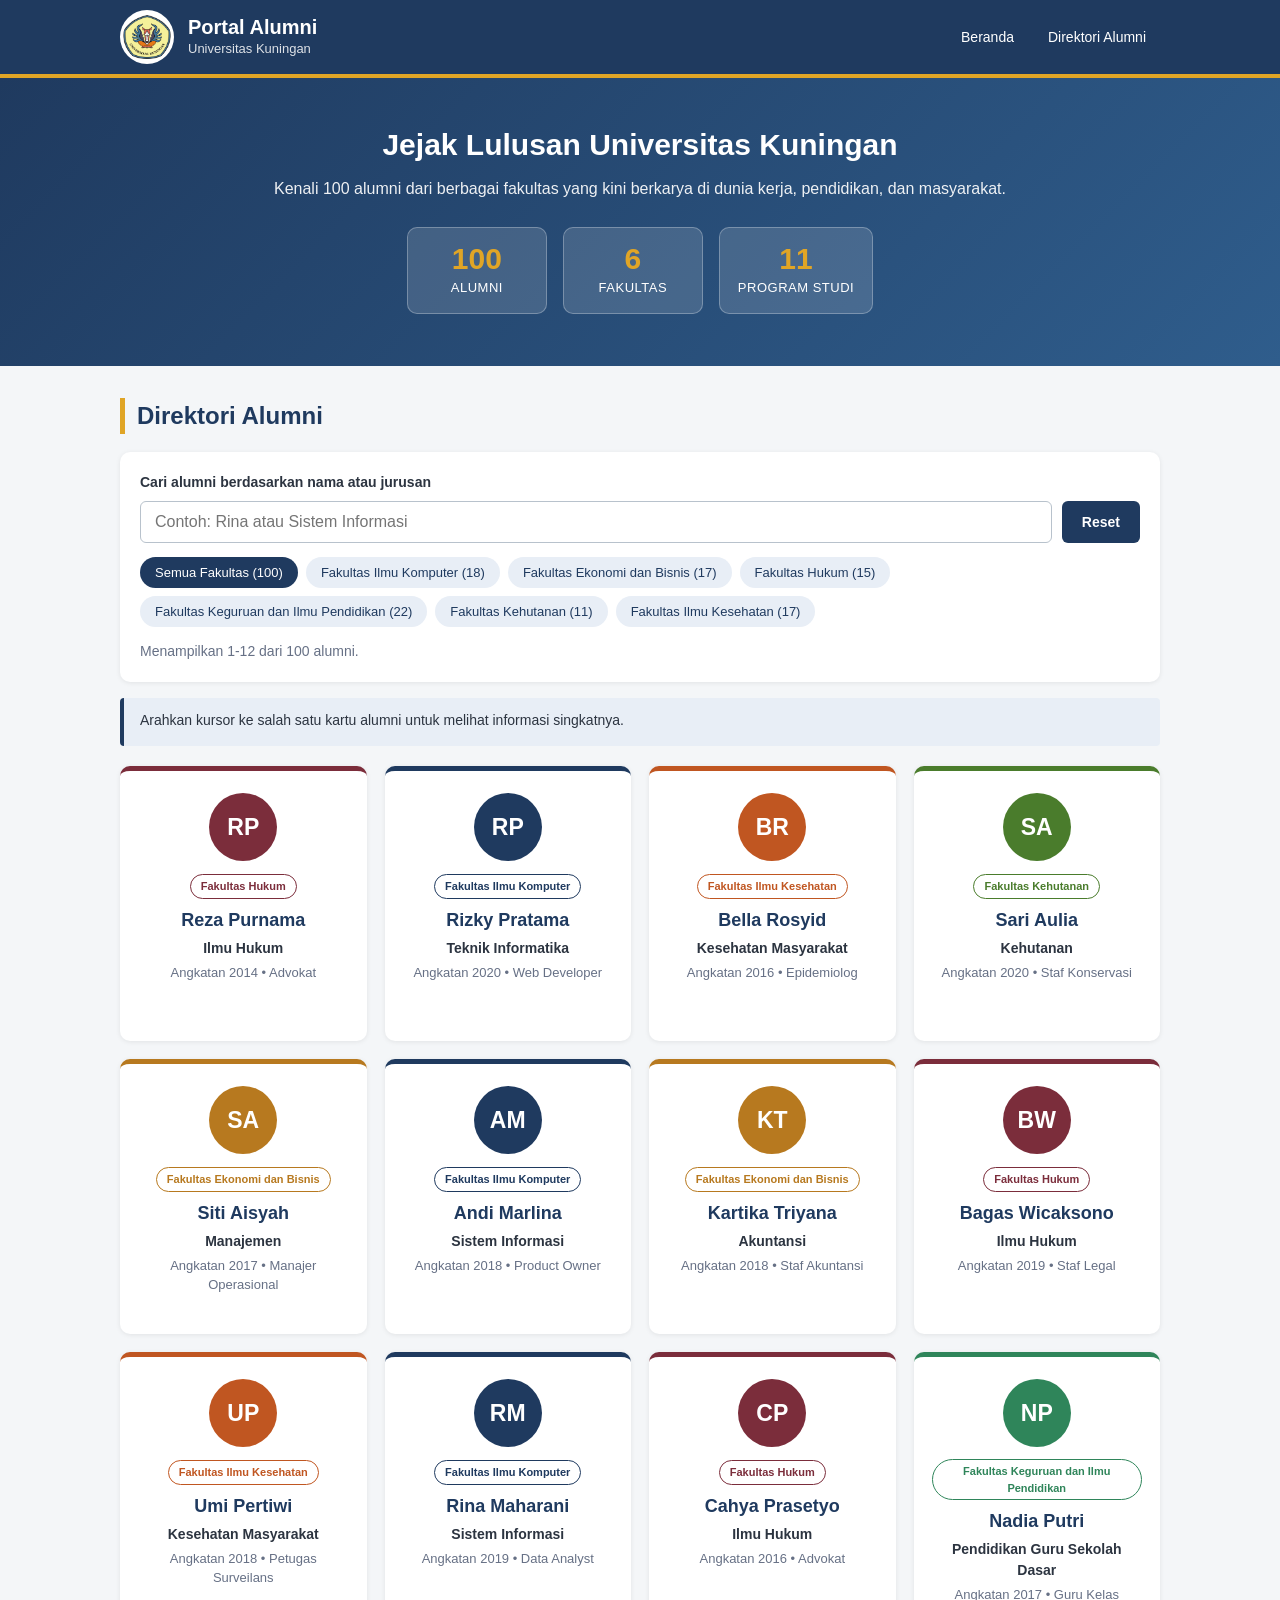
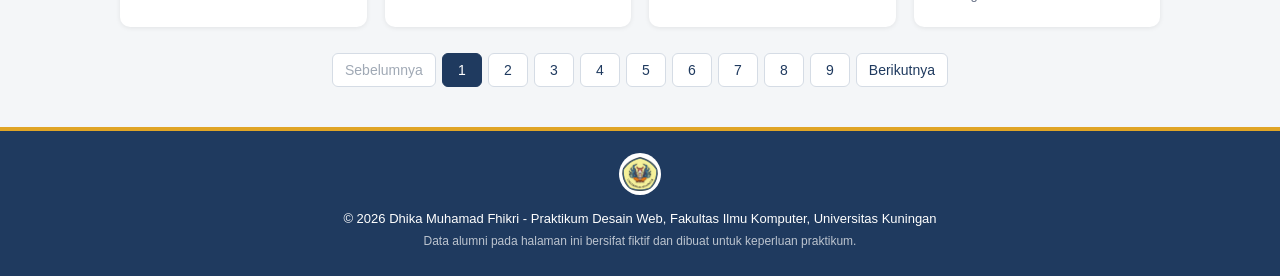
<file: index.html>
<!DOCTYPE html>
<html lang="id">
<head>
    <meta charset="UTF-8">
    <meta name="viewport" content="width=device-width, initial-scale=1.0">
    <title>Portal Alumni - Universitas Kuningan</title>
    <link rel="icon" type="image/png" href="gambar/logo_uniku.png">
    <!-- Mengalihkan otomatis ke halaman web alumni -->
    <meta http-equiv="refresh" content="0; url=Tugas_04.html">
    <link rel="canonical" href="Tugas_04.html">
</head>
<body>
    <p>Mengalihkan ke Portal Alumni... Jika tidak berpindah otomatis, <a href="Tugas_04.html">klik di sini</a>.</p>
</body>
</html>
</file>
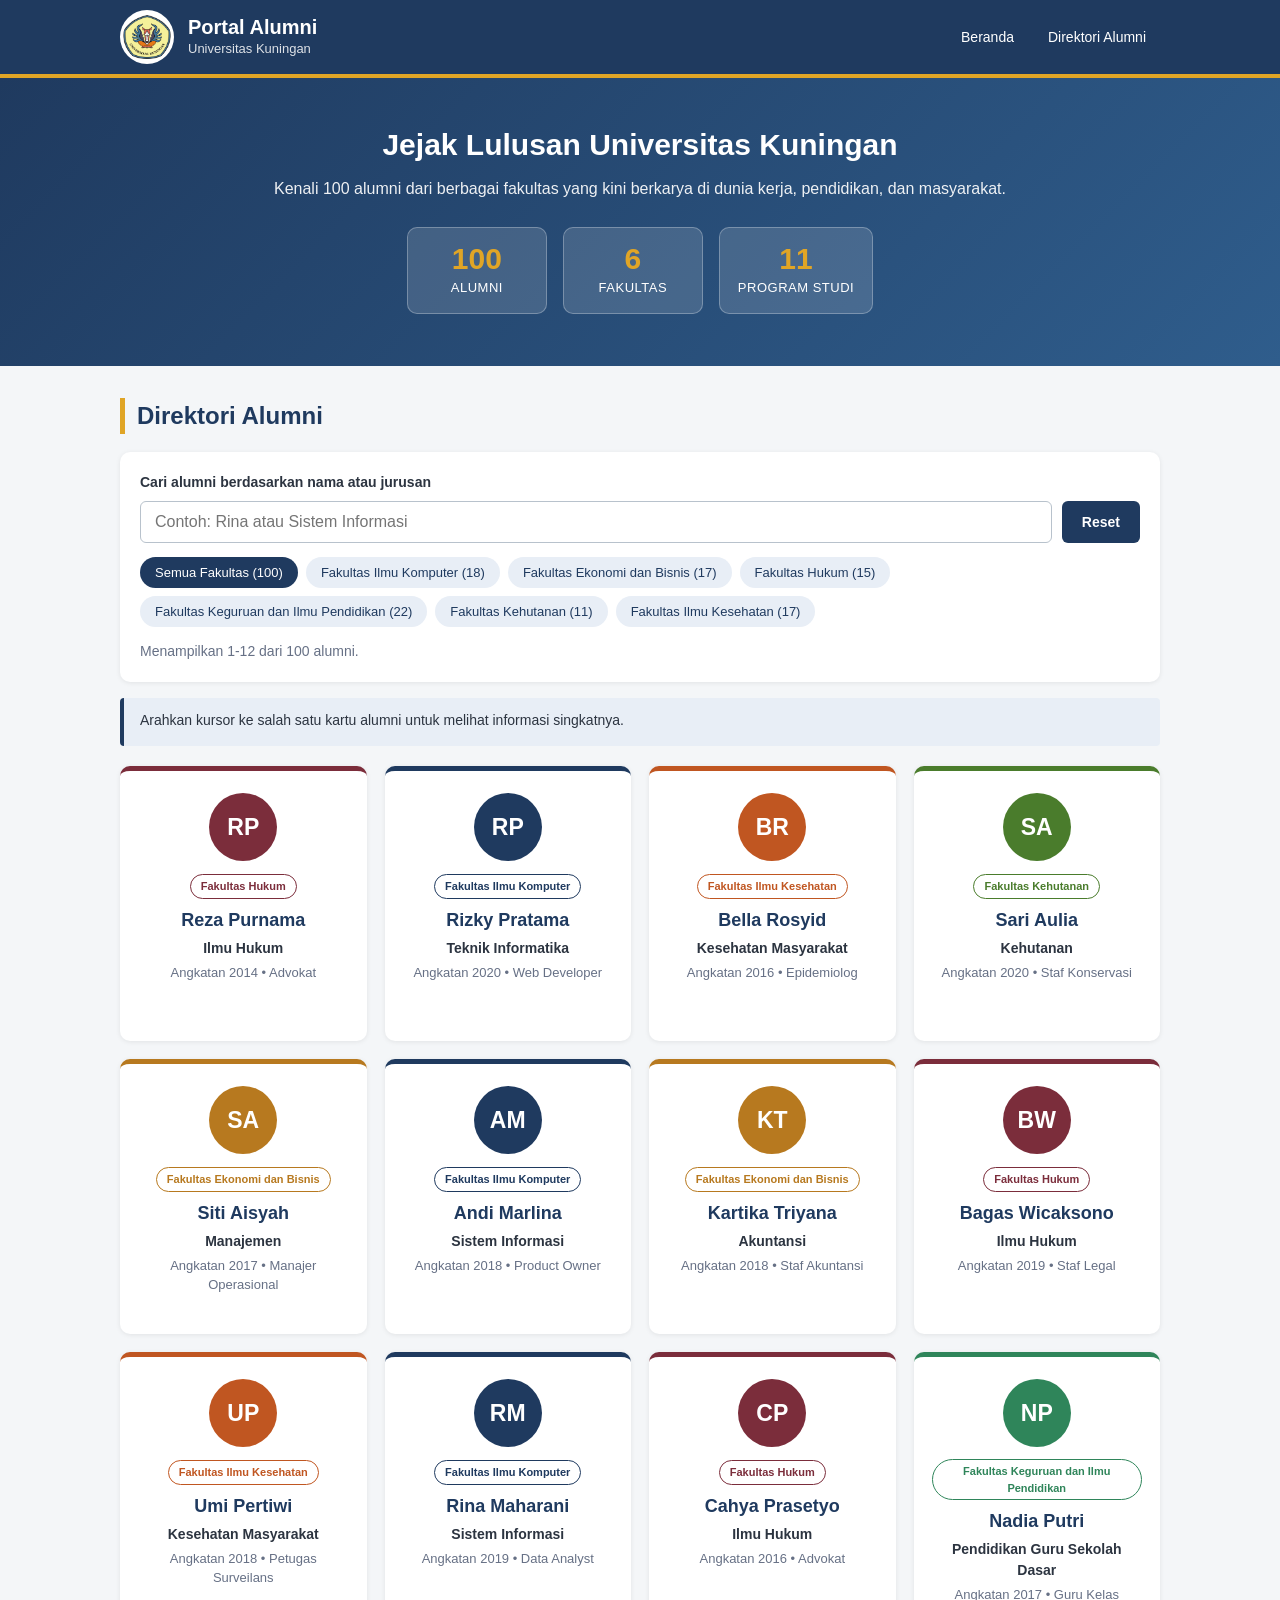
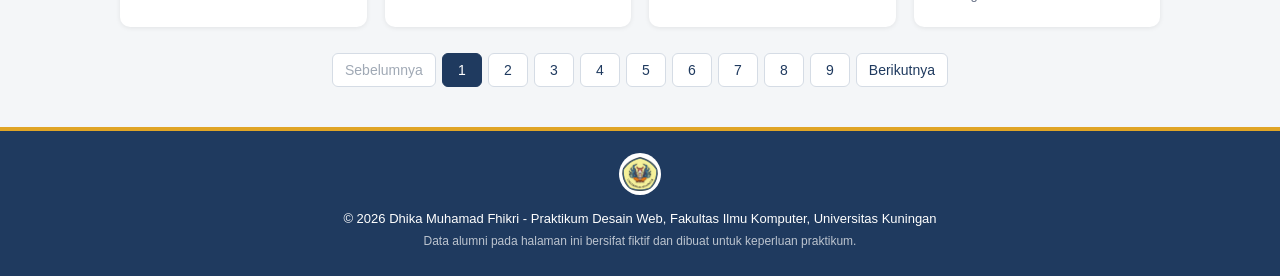
<file: Tugas_04.html>
<!DOCTYPE html>
<html lang="id">
<head>
    <meta charset="UTF-8">
    <meta name="viewport" content="width=device-width, initial-scale=1.0">
    <title>Portal Alumni - Universitas Kuningan</title>
    <link rel="icon" type="image/png" href="gambar/logo_uniku.png">
    <link rel="stylesheet" href="stylesheet_Tugas_04.css">
</head>
<body>
    
    <header class="header">
        <div class="header-isi">
            <img class="logo" src="gambar/logo_uniku.png" alt="Logo Universitas Kuningan">
            <div class="header-teks">
                <h1>Portal Alumni</h1>
                <p>Universitas Kuningan</p>
            </div>
            <nav class="navigasi">
                <a href="#beranda">Beranda</a>
                <a href="#direktori">Direktori Alumni</a>
            </nav>
        </div>
    </header>

   
    <section class="hero" id="beranda">
        <div class="hero-isi">
            <h2>Jejak Lulusan Universitas Kuningan</h2>
            <p>Kenali 100 alumni dari berbagai fakultas yang kini berkarya di dunia kerja, pendidikan, dan masyarakat.</p>
            <div class="statistik">
                <div class="stat">
                    <strong id="stat-alumni">0</strong>
                    <span>Alumni</span>
                </div>
                <div class="stat">
                    <strong id="stat-fakultas">0</strong>
                    <span>Fakultas</span>
                </div>
                <div class="stat">
                    <strong id="stat-prodi">0</strong>
                    <span>Program Studi</span>
                </div>
            </div>
        </div>
    </section>

    <main class="konten" id="direktori">
        <h2 class="judul-bagian">Direktori Alumni</h2>

        
        <section class="panel-cari">
            <label for="kolom-cari">Cari alumni berdasarkan nama atau jurusan</label>
            <div class="baris-cari">
                <input type="text" id="kolom-cari" placeholder="Contoh: Rina atau Sistem Informasi" autocomplete="off">
                <button type="button" id="tombol-reset">Reset</button>
            </div>
            <div class="filter" id="filter-fakultas" role="group" aria-label="Filter berdasarkan fakultas"></div>
            <p class="info-hasil" id="info-hasil" aria-live="polite"></p>
        </section>

        
        <section class="info-profil" id="info-profil">
            Arahkan kursor ke salah satu kartu alumni untuk melihat informasi singkatnya.
        </section>

        
        <section class="daftar-alumni" id="daftar-alumni"></section>

        <nav class="paginasi" id="paginasi" aria-label="Navigasi halaman"></nav>

        <p class="pesan-kosong" id="pesan-kosong" hidden>Alumni tidak ditemukan. Coba kata kunci atau fakultas lain.</p>
    </main>

    <footer class="footer">
        <img class="logo-kecil" src="gambar/logo_uniku.png" alt="">
        <p>&copy; 2026 Dhika Muhamad Fhikri - Praktikum Desain Web, Fakultas Ilmu Komputer, Universitas Kuningan</p>
        <p class="catatan">Data alumni pada halaman ini bersifat fiktif dan dibuat untuk keperluan praktikum.</p>
    </footer>

    <script src="data_alumni.js"></script>
    <script src="script_Tugas_04.js"></script>
</body>
</html>
</file>
<file: stylesheet_Tugas_04.css>
:root {
    --biru: #1f3a5f;
    --biru-tua: #162b47;
    --biru-muda: #e8eef6;
    --emas: #e0a526;
    --latar: #f4f6f8;
    --teks: #2c3440;
    --abu: #667085;
    --garis: #d5dce5;
}

* {
    box-sizing: border-box;
}

html {
    scroll-behavior: smooth;
}

body {
    margin: 0;
    font-family: Arial, sans-serif;
    background-color: var(--latar);
    color: var(--teks);
    line-height: 1.5;
}


.header {
    background-color: var(--biru);
    color: #ffffff;
    border-bottom: 4px solid var(--emas);
    position: sticky;
    top: 0;
    z-index: 10;
}

.header-isi {
    max-width: 1080px;
    margin: 0 auto;
    padding: 10px 20px;
    display: flex;
    align-items: center;
    gap: 14px;
}

.logo {
    width: 54px;
    height: 54px;
    object-fit: contain;
    padding: 3px;
    background-color: #ffffff;
    border-radius: 50%;
}

.header-teks h1 {
    margin: 0;
    font-size: 20px;
    line-height: 1.2;
}

.header-teks p {
    margin: 0;
    font-size: 13px;
    opacity: 0.85;
}

.navigasi {
    margin-left: auto;
    display: flex;
    gap: 6px;
}

.navigasi a {
    color: #ffffff;
    text-decoration: none;
    font-size: 14px;
    padding: 8px 14px;
    border-radius: 6px;
    transition: background-color 0.2s ease;
}

.navigasi a:hover {
    background-color: rgba(255, 255, 255, 0.18);
}


.hero {
    background: linear-gradient(135deg, var(--biru) 0%, #2f5d8c 100%);
    color: #ffffff;
    text-align: center;
    padding: 44px 20px 52px;
}

.hero-isi {
    max-width: 760px;
    margin: 0 auto;
}

.hero h2 {
    margin: 0 0 10px;
    font-size: 30px;
}

.hero p {
    margin: 0 0 26px;
    font-size: 16px;
    opacity: 0.92;
}

.statistik {
    display: flex;
    justify-content: center;
    gap: 16px;
    flex-wrap: wrap;
}

.stat {
    min-width: 140px;
    padding: 14px 18px;
    background-color: rgba(255, 255, 255, 0.14);
    border: 1px solid rgba(255, 255, 255, 0.28);
    border-radius: 10px;
}

.stat strong {
    display: block;
    font-size: 30px;
    color: var(--emas);
    line-height: 1.1;
}

.stat span {
    font-size: 13px;
    letter-spacing: 0.5px;
    text-transform: uppercase;
}


.konten,
.hero,
.info-profil {
    scroll-margin-top: 80px;
}

.konten {
    max-width: 1080px;
    margin: 0 auto;
    padding: 32px 20px 40px;
}

.judul-bagian {
    margin: 0 0 18px;
    font-size: 24px;
    color: var(--biru);
    padding-left: 12px;
    border-left: 5px solid var(--emas);
}


.panel-cari {
    background-color: #ffffff;
    padding: 20px;
    border-radius: 10px;
    box-shadow: 0 1px 5px rgba(0, 0, 0, 0.08);
    margin-bottom: 16px;
}

.panel-cari label {
    display: block;
    font-size: 14px;
    font-weight: bold;
    margin-bottom: 8px;
}

.baris-cari {
    display: flex;
    gap: 10px;
}

#kolom-cari {
    flex: 1;
    padding: 11px 14px;
    font-size: 16px;
    border: 1px solid #b8c2cc;
    border-radius: 6px;
}

#kolom-cari:focus {
    outline: none;
    border-color: var(--biru);
    box-shadow: 0 0 0 3px rgba(31, 58, 95, 0.2);
}

#tombol-reset {
    padding: 0 20px;
    font-size: 14px;
    font-weight: bold;
    color: #ffffff;
    background-color: var(--biru);
    border: none;
    border-radius: 6px;
    cursor: pointer;
    transition: background-color 0.2s ease;
}

#tombol-reset:hover {
    background-color: var(--biru-tua);
}

.filter {
    display: flex;
    flex-wrap: wrap;
    gap: 8px;
    margin-top: 14px;
}

.chip {
    padding: 7px 14px;
    font-size: 13px;
    color: var(--biru);
    background-color: var(--biru-muda);
    border: 1px solid transparent;
    border-radius: 999px;
    cursor: pointer;
    transition: background-color 0.2s ease, color 0.2s ease;
}

.chip:hover {
    border-color: var(--biru);
}

.chip.aktif {
    color: #ffffff;
    background-color: var(--biru);
}

.info-hasil {
    margin: 14px 0 0;
    font-size: 14px;
    color: var(--abu);
}


.info-profil {
    background-color: var(--biru-muda);
    border-left: 4px solid var(--biru);
    padding: 12px 16px;
    margin-bottom: 20px;
    border-radius: 4px;
    font-size: 14px;
    min-height: 48px;
    transition: background-color 0.25s ease, color 0.25s ease;
}

.info-profil.aktif {
    background-color: var(--biru);
    color: #ffffff;
}


.daftar-alumni {
    display: grid;
    grid-template-columns: repeat(auto-fill, minmax(240px, 1fr));
    gap: 18px;
}

.kartu-alumni {
    --warna: var(--biru);
    background-color: #ffffff;
    padding: 22px 18px 18px;
    border-radius: 10px;
    border-top: 5px solid var(--warna);
    position: relative;
    overflow: hidden;
    min-height: 275px;
    text-align: center;
    box-shadow: 0 1px 5px rgba(0, 0, 0, 0.08);
    cursor: pointer;
    transition: transform 0.25s ease, box-shadow 0.25s ease;
}

.fak-fikom { --warna: #1f3a5f; }
.fak-feb   { --warna: #b7791f; }
.fak-fh    { --warna: #7b2d3b; }
.fak-fkip  { --warna: #2f855a; }
.fak-fhut  { --warna: #4a7c2c; }
.fak-fikes { --warna: #c05621; }


.kartu-alumni:hover,
.kartu-alumni:focus {
    transform: translateY(-6px);
    box-shadow: 0 10px 22px rgba(31, 58, 95, 0.25);
    outline: none;
}

.avatar {
    width: 68px;
    height: 68px;
    margin: 0 auto 12px;
    border-radius: 50%;
    background-color: var(--warna);
    color: #ffffff;
    font-size: 23px;
    font-weight: bold;
    display: flex;
    align-items: center;
    justify-content: center;
    transition: transform 0.25s ease, box-shadow 0.25s ease;
}

.kartu-alumni:hover .avatar,
.kartu-alumni:focus .avatar {
    transform: scale(1.1);
    box-shadow: 0 0 0 4px #ffffff, 0 0 0 7px var(--warna);
}

.lencana {
    display: inline-block;
    margin-bottom: 8px;
    padding: 3px 10px;
    font-size: 11px;
    font-weight: bold;
    color: var(--warna);
    border: 1px solid var(--warna);
    border-radius: 999px;
}

.nama {
    margin: 0 0 4px;
    font-size: 18px;
    color: var(--biru);
}

.jurusan {
    margin: 0 0 4px;
    font-size: 14px;
    font-weight: bold;
}

.detail {
    margin: 0;
    font-size: 13px;
    color: var(--abu);
}


.kutipan {
    position: absolute;
    left: 0;
    right: 0;
    bottom: 0;
    margin: 0;
    padding: 14px 16px;
    font-size: 13px;
    font-style: italic;
    color: #ffffff;
    background-color: var(--warna);
    transform: translateY(100%);
    transition: transform 0.3s ease;
}

.kartu-alumni:hover .kutipan,
.kartu-alumni:focus .kutipan {
    transform: translateY(0);
}


.paginasi {
    display: flex;
    justify-content: center;
    flex-wrap: wrap;
    gap: 6px;
    margin-top: 26px;
}

.tombol-halaman {
    min-width: 40px;
    padding: 8px 12px;
    font-size: 14px;
    color: var(--biru);
    background-color: #ffffff;
    border: 1px solid var(--garis);
    border-radius: 6px;
    cursor: pointer;
    transition: background-color 0.2s ease, color 0.2s ease;
}

.tombol-halaman:hover:not(:disabled) {
    border-color: var(--biru);
    background-color: var(--biru-muda);
}

.tombol-halaman.aktif {
    color: #ffffff;
    background-color: var(--biru);
    border-color: var(--biru);
}

.tombol-halaman:disabled {
    color: #a0a9b5;
    cursor: not-allowed;
}


.pesan-kosong {
    margin: 20px 0 0;
    padding: 18px;
    text-align: center;
    font-weight: bold;
    color: #a12622;
    background-color: #fdecea;
    border: 1px solid #f5c2bf;
    border-radius: 8px;
}

.pesan-kosong[hidden] {
    display: none;
}


.footer {
    background-color: var(--biru);
    color: #ffffff;
    text-align: center;
    padding: 22px 20px;
    border-top: 4px solid var(--emas);
    font-size: 13px;
}

.logo-kecil {
    width: 42px;
    height: 42px;
    object-fit: contain;
    padding: 3px;
    background-color: #ffffff;
    border-radius: 50%;
    margin-bottom: 8px;
}

.footer p {
    margin: 0 0 4px;
}

.footer .catatan {
    opacity: 0.7;
    font-size: 12px;
}


@media (max-width: 600px) {
    .navigasi {
        display: none;
    }

    .hero h2 {
        font-size: 24px;
    }

    .baris-cari {
        flex-direction: column;
    }

    #tombol-reset {
        padding: 10px;
    }
}
</file>
